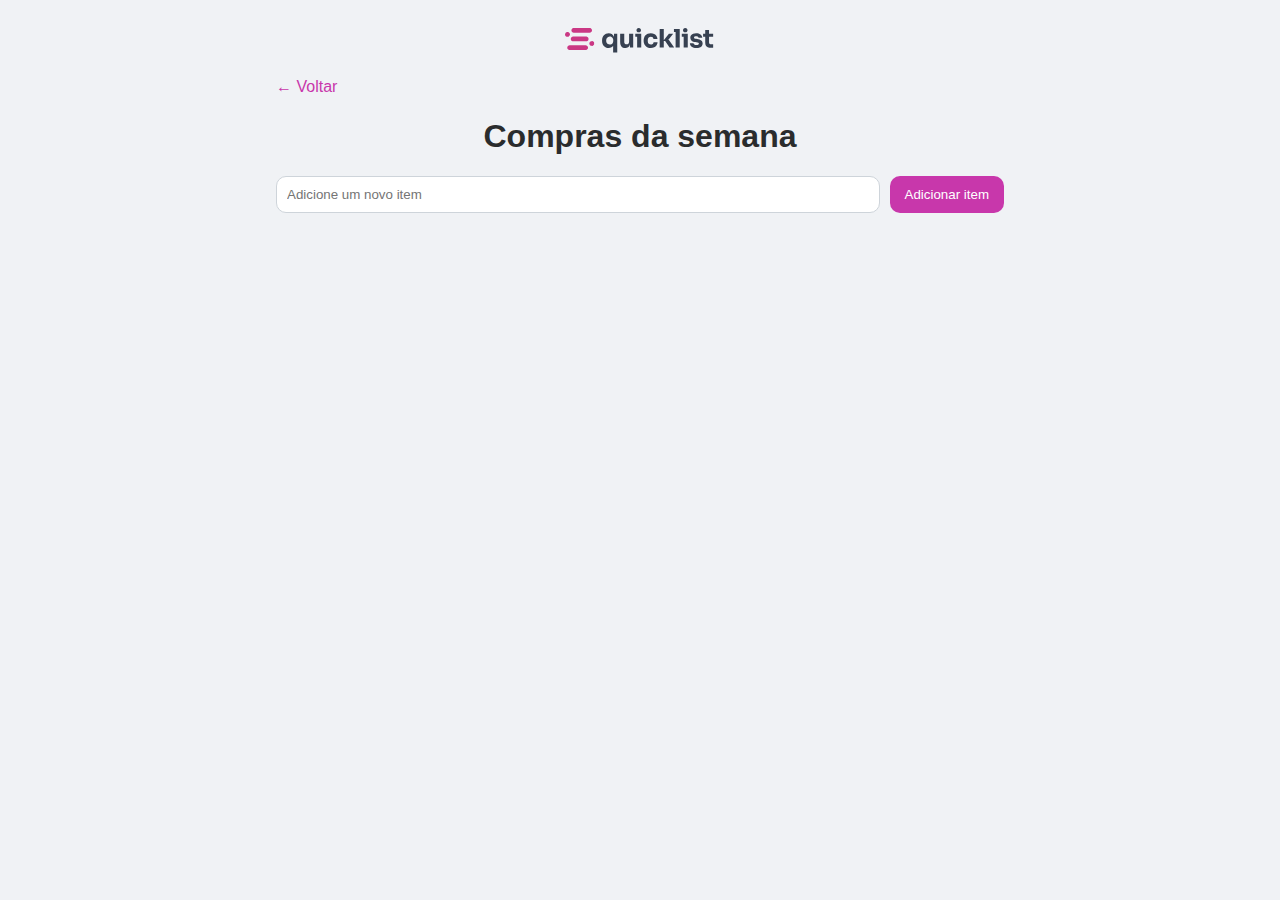
<file: listaCompras/index.html>
<!DOCTYPE html>
<html lang="pt-br">
<head>
  <meta charset="UTF-8">
  <meta name="viewport" content="width=device-width, initial-scale=1.0">
  <title>Lista de Compras</title>
  <link rel="stylesheet" href="style.css">
  <link rel="stylesheet" href="https://cdnjs.cloudflare.com/ajax/libs/font-awesome/6.0.0/css/all.min.css" integrity="sha512-9usAa10IRO0HhonpyAIVpjrylPvoDwiPUiKdWk5t3PyolY1cOd4DSE0Ga+ri4AuTroPR5aQvXU9xC6qOPnzFeg==" crossorigin="anonymous" referrerpolicy="no-referrer" />
</head>
<body>

  <div class="container">
    <img id="quicklist-logo" src="assets/logo.svg" alt="Imagem quicklist">
    <a href="#" class="back-link">← Voltar</a>
    <h1>Compras da semana</h1>
    <div class="input-area">
      <input type="text" id="new-item" placeholder="Adicione um novo item">
      <button id="add-button">Adicionar item</button>
    </div>
    <ul id="item-list">
      <!-- Itens serão adicionados aqui -->
    </ul>

    <div id="notification" class="notification" style="display: none;">
      <i class="fa fa-exclamation-circle"></i>
      <span>Item foi removido da lista</span>
      <button id="close-notification"><i class="fa fa-times"></i></button>
    </div>
  </div>

  <script src="script.js"></script>

</body>
</html>
</file>
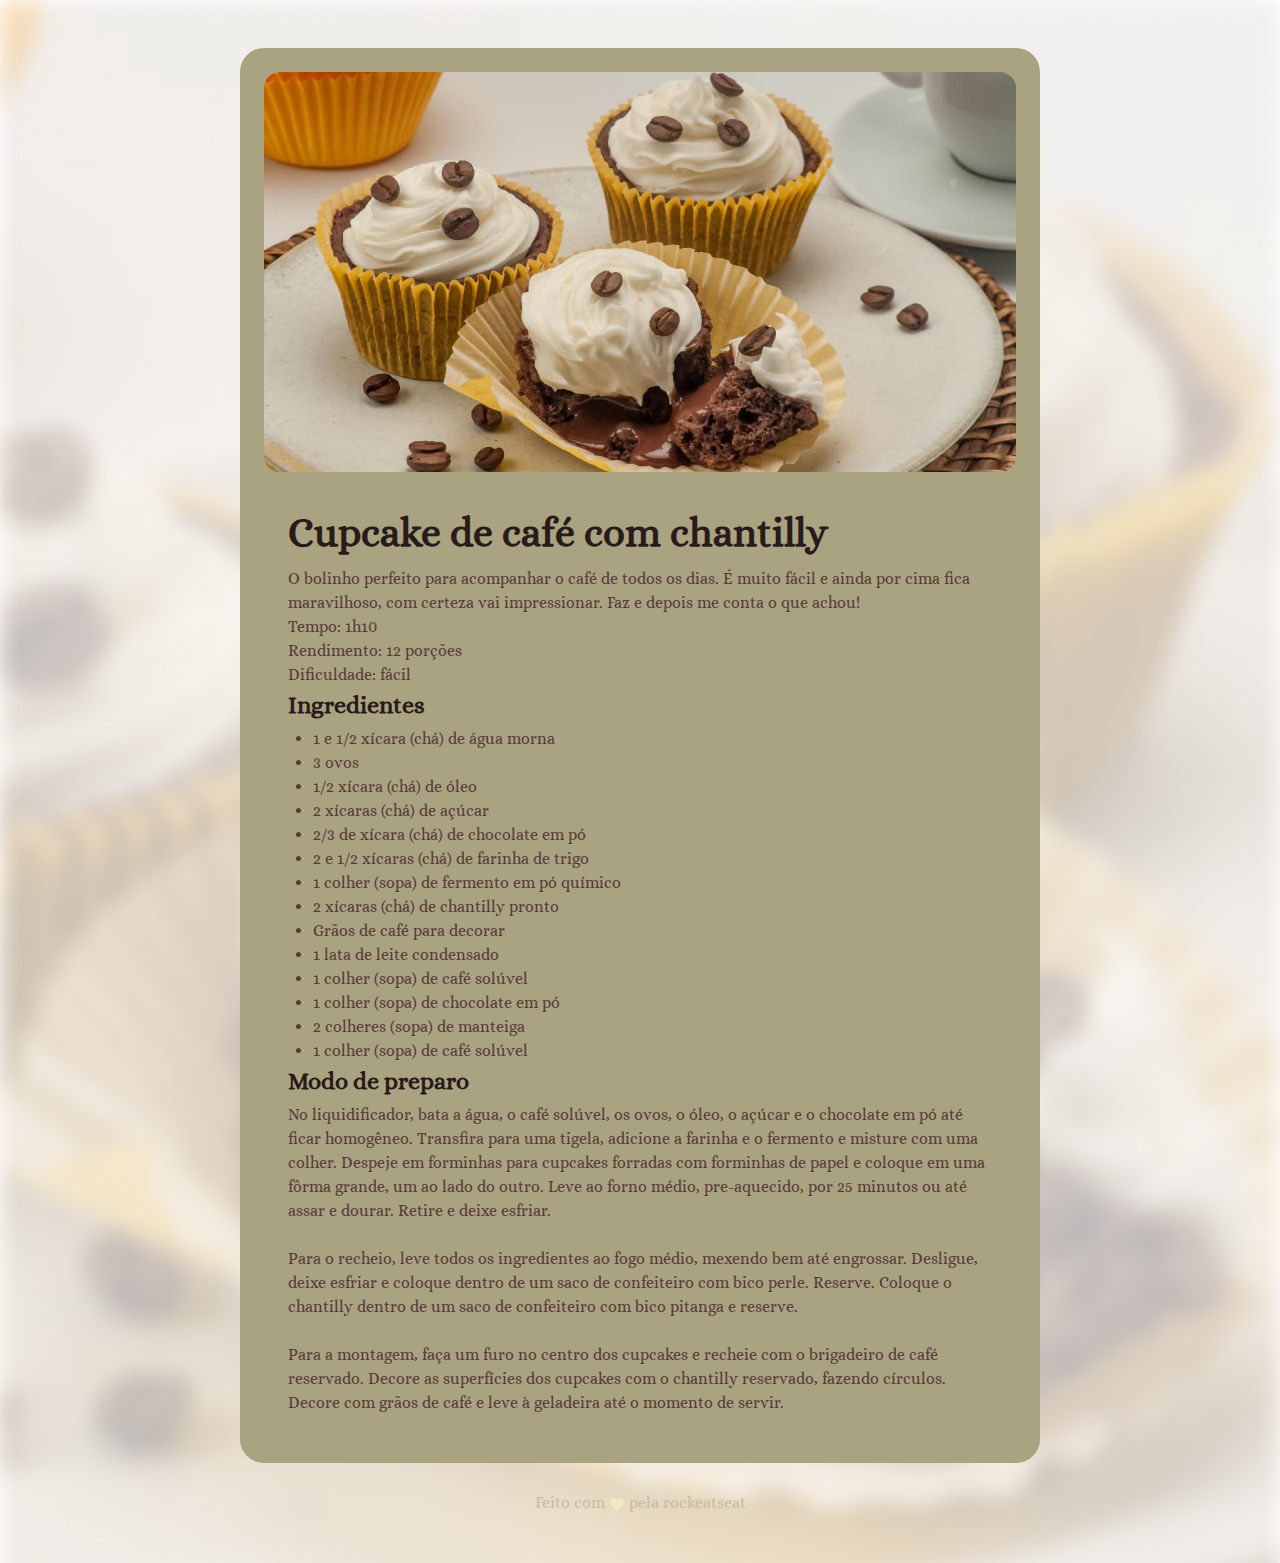
<file: pagReceita/index.html>
<!DOCTYPE html>
<html lang="pt-br">
<head>
  <link rel="preconnect" href="https://fonts.googleapis.com">
  <link rel="preconnect" href="https://fonts.gstatic.com" crossorigin>
  <link href="https://fonts.googleapis.com/css2?family=Alice&display=swap" rel="stylesheet">

  <meta charset="UTF-8">
  <meta name="viewport" content="width=device-width, initial-scale=1.0">
  <title>Página de receita</title>
  <link rel="stylesheet" href="style.css">
</head>
<body>
  <div id="page">
    <img src="assets/main-image.jpg" alt="Cupcake image if chantilly and coffe">
    <main>
      <section id="about"></section>
      <h1>Cupcake de café com chantilly</h1>
      <p>O bolinho perfeito para acompanhar o café de todos os dias. É muito fácil e ainda por cima fica maravilhoso, com certeza vai impressionar. Faz e depois me conta o que achou!</p>
      <p>Tempo: 1h10 <br>
         Rendimento: 12 porções <br>
         Dificuldade: fácil
      </p>
      <section id="ingredients"></section>
      <h2>Ingredientes</h2>
      <ul>
        <li>1 e 1/2 xícara (chá) de água morna</li>
        <li>3 ovos</li> 
        <li>1/2 xícara (chá) de óleo</li>
        <li>2 xícaras (chá) de açúcar</li>
        <li>2/3 de xícara (chá) de chocolate em pó</li>
        <li>2 e 1/2 xícaras (chá) de farinha de trigo</li>
        <li>1 colher (sopa) de fermento em pó químico</li>
        <li>2 xícaras (chá) de chantilly pronto</li>
        <li>Grãos de café para decorar</li>
        <li>1 lata de leite condensado</li>
        <li>1 colher (sopa) de café solúvel</li>
        <li>1 colher (sopa) de chocolate em pó</li>
        <li>2 colheres (sopa) de manteiga</li>
        <li>1 colher (sopa) de café solúvel</li>
      </ul>
      <section id="preparation"></section>
      <h2>Modo de preparo</h2>
      <p>
        No liquidificador, bata a água, o café solúvel, os ovos, o óleo, o açúcar e o chocolate em pó até ficar homogêneo. Transfira para uma tigela, adicione a farinha e o fermento e misture com uma colher. Despeje em forminhas para cupcakes forradas com forminhas de papel e coloque em uma fôrma grande, um ao lado do outro. Leve ao forno médio, pre-aquecido, por 25 minutos ou até assar e dourar. Retire e deixe esfriar. <br><br>
        Para o recheio, leve todos os ingredientes ao fogo médio, mexendo bem até engrossar. Desligue, deixe esfriar e coloque dentro de um saco de confeiteiro com bico perle. Reserve. Coloque o chantilly dentro de um saco de confeiteiro com bico pitanga e reserve. <br><br>
        Para a montagem, faça um furo no centro dos cupcakes e recheie com o brigadeiro de café reservado. Decore as superfícies dos cupcakes com o chantilly reservado, fazendo círculos. Decore com grãos de café e leve à geladeira até o momento de servir.
      </p>
    </main>
  </div>

  <footer> 
    Feito com <img src="assets/ph_heart-fill.svg" alt="cute heart">
     pela rockeatseat
  </footer>
</body>
</html>
</file>
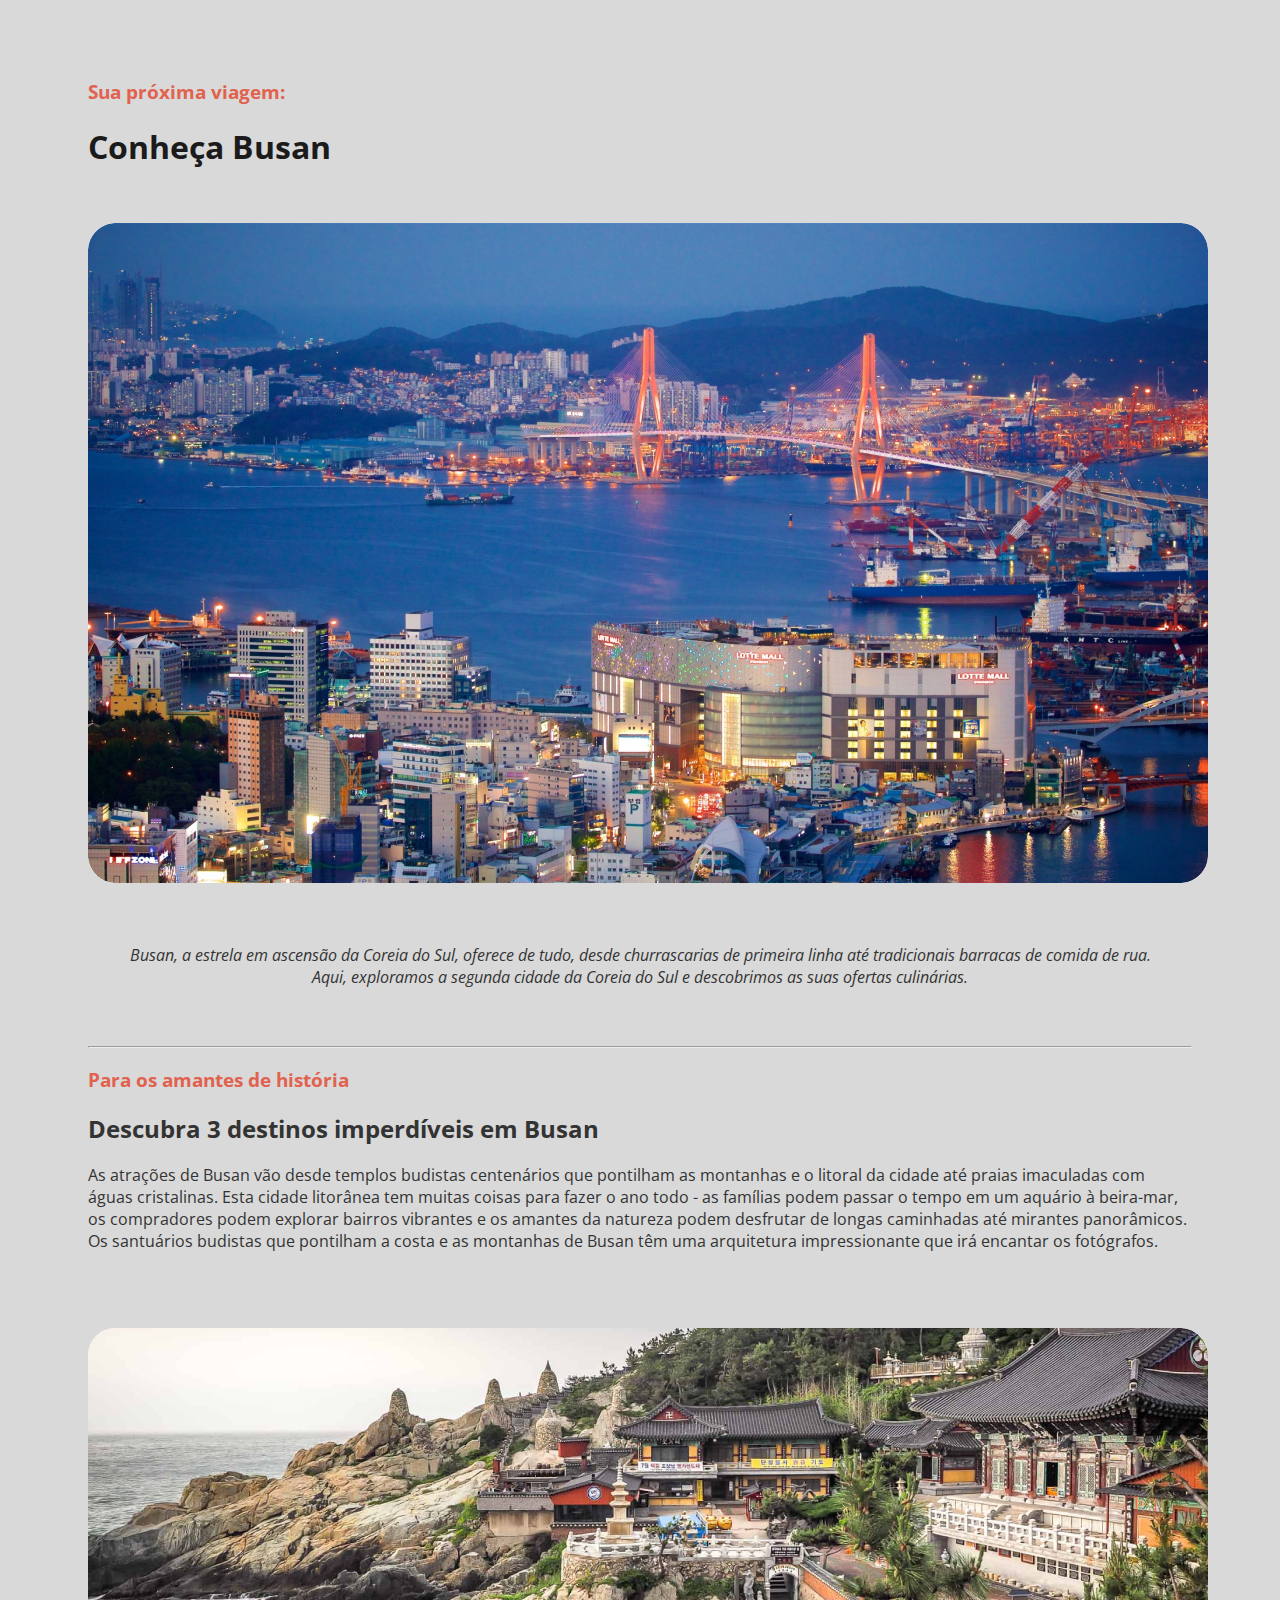
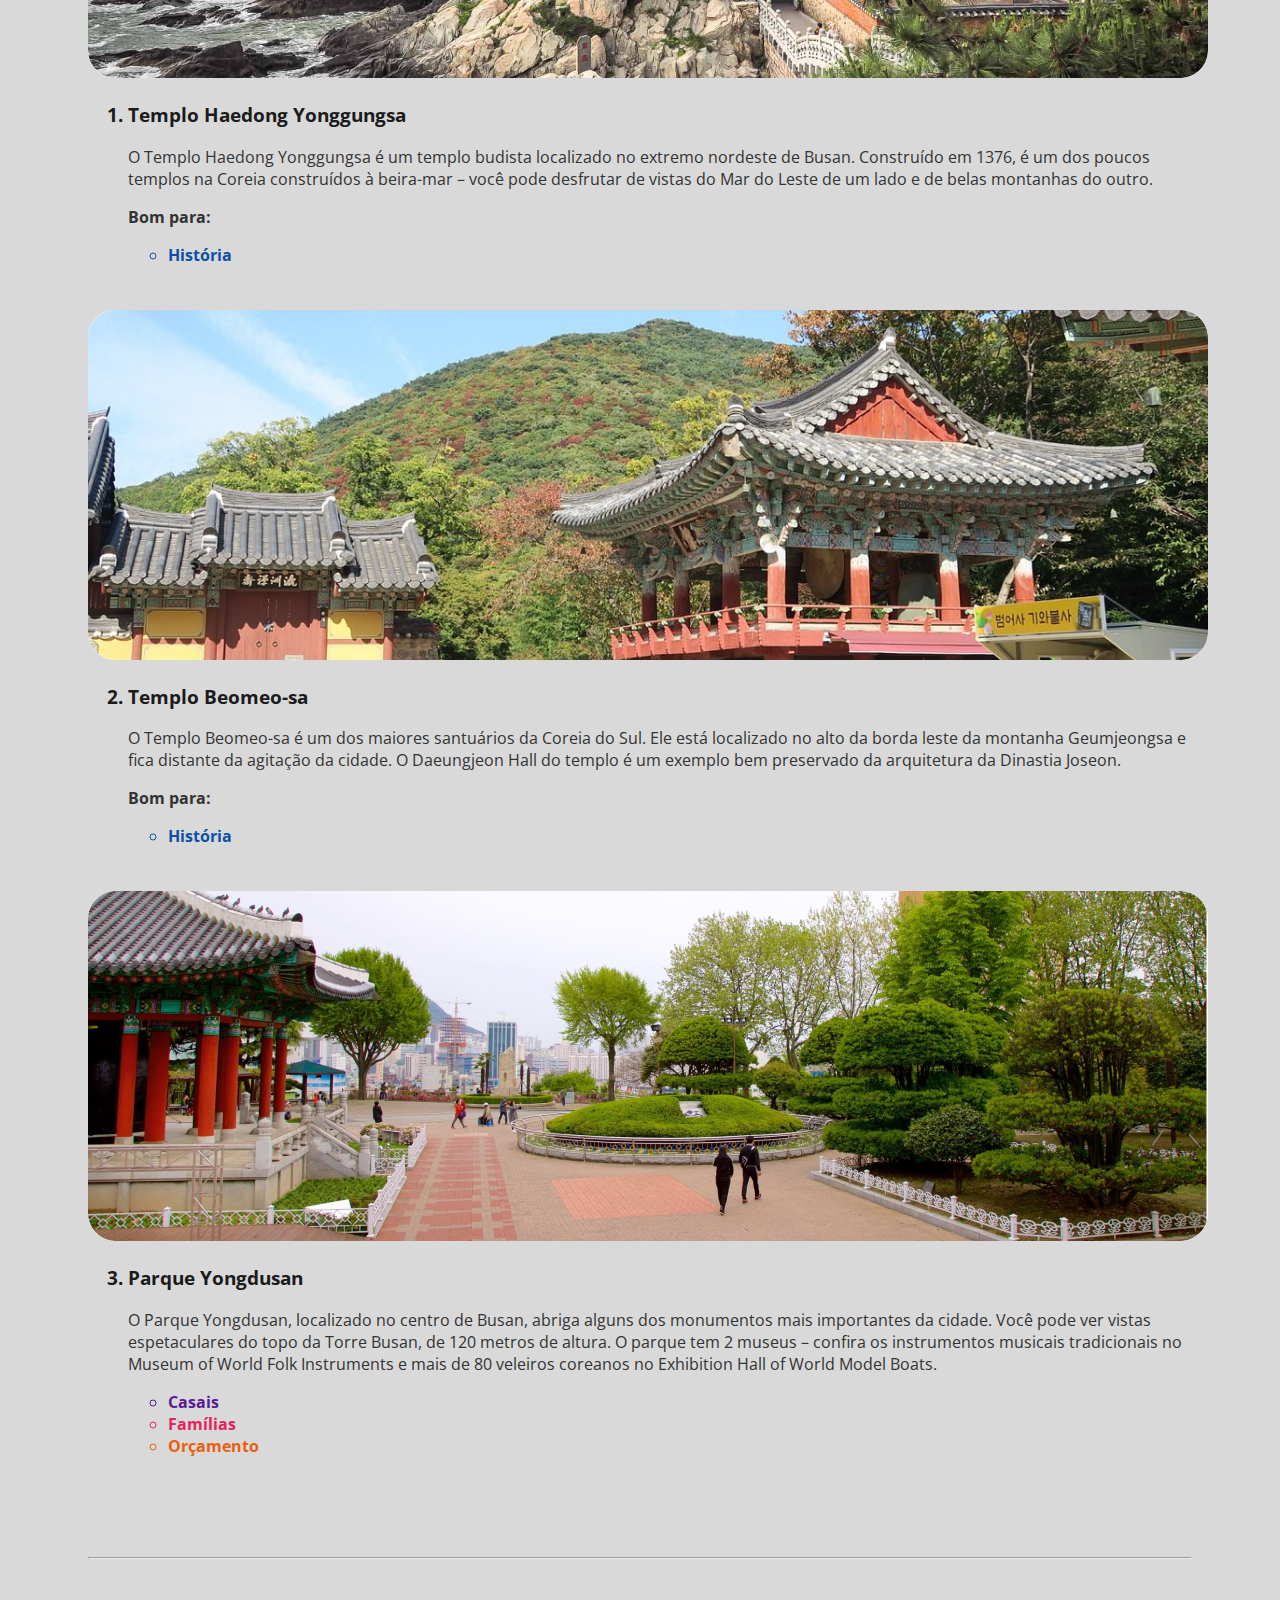
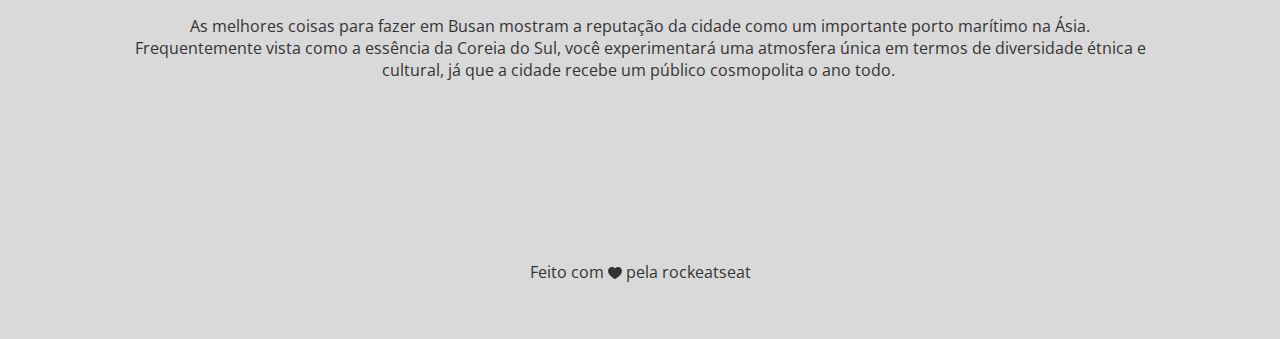
<file: pagViagem/index.html>
<!DOCTYPE html>
<html lang="pt-br">
<head>
  <meta charset="UTF-8">
  <meta name="viewport" content="width=device-width, initial-scale=1.0">
  <title>Local turístico</title>
  <link rel="stylesheet" href="style.css">
  <link rel="preconnect" href="https://fonts.googleapis.com">
  <link rel="preconnect" href="https://fonts.gstatic.com" crossorigin>
  <link href="https://fonts.googleapis.com/css2?family=Alice&family=Open+Sans:ital,wght@0,300..800;1,300..800&display=swap" rel="stylesheet">
</head>
<body>
  <div id="page">
    <main>
    <section id="titulo"></section>
    <h3>Sua próxima viagem:</h3>
    <h1>Conheça Busan</h1>
    <img id="busan" src="assets/image.jpg" alt="Imagem de Busan">
    <p id="descrição"><em>Busan, a estrela em ascensão da Coreia do Sul, oferece de tudo, desde churrascarias de primeira linha até tradicionais barracas de comida de rua. Aqui, exploramos a segunda cidade da Coreia do Sul e descobrimos as suas ofertas culinárias.</em></p>
    <br>
    <hr>
      <h3>Para os amantes de história</h3>
      <h2>Descubra 3 destinos imperdíveis em Busan</h2>
      <p>
        As atrações de Busan vão desde templos budistas centenários que pontilham as montanhas e o litoral da cidade até praias imaculadas com águas cristalinas. Esta cidade litorânea tem muitas coisas para fazer o ano todo - as famílias podem passar o tempo em um aquário à beira-mar, os compradores podem explorar bairros vibrantes e os amantes da natureza podem desfrutar de longas caminhadas até mirantes panorâmicos.
        Os santuários budistas que pontilham a costa e as montanhas de Busan têm uma arquitetura impressionante que irá encantar os fotógrafos.
      </p>
      <br>
      <br>
      <ol>
        <img id="templo" src="assets/templo.jpg" alt="Imagem de um templo em Busan">
        <br>
        <h3><li>Templo Haedong Yonggungsa </li></h3>
        <p>O Templo Haedong Yonggungsa é um templo budista localizado no extremo nordeste de Busan. Construído em 1376, é um dos poucos templos na Coreia construídos à beira-mar – você pode desfrutar de vistas do Mar do Leste de um lado e de belas montanhas do outro. </p>
        <p><strong>Bom para:</strong></p>
        <ul>
          <li>História</li>
        </ul>
        <br>
        <br>
        <img id="temploBeomeo" src="assets/temploBeomeo.jpg" alt="Templo Beomeo-sa em Busan">
        <br>
        <h3><li>Templo Beomeo-sa</li></h3>
        <p>O Templo Beomeo-sa é um dos maiores santuários da Coreia do Sul. Ele está localizado no alto da borda leste da montanha Geumjeongsa e fica distante da agitação da cidade. O Daeungjeon Hall do templo é um exemplo bem preservado da arquitetura da Dinastia Joseon.</p>
        <p><strong>Bom para:</strong></p>
        <ul>
          <li>História</li>
        </ul>
        <br>
        <br>
        <img id="parque" src="assets/parque.jpg" alt="Parque Yonggungsa em Busan.">
        <br>
        <h3><li>Parque Yongdusan</li></h3>
        <p>O Parque Yongdusan, localizado no centro de Busan, abriga alguns dos monumentos mais importantes da cidade. Você pode ver vistas espetaculares do topo da Torre Busan, de 120 metros de altura. O parque tem 2 museus – confira os instrumentos musicais tradicionais no Museum of World Folk Instruments e mais de 80 veleiros coreanos no Exhibition Hall of World Model Boats. 
        </p>
        <ul>
          <li class="roxo">Casais</li>
          <li class="rosa">Famílias</li>
          <li class="laranja">Orçamento</li>
        </ul>
        <br>
        <br>
      </ol>
      <hr>
      <p id="descrição">As melhores coisas para fazer em Busan mostram a reputação da cidade como um importante porto marítimo na Ásia. Frequentemente vista como a essência da Coreia do Sul, você experimentará uma atmosfera única em termos de diversidade étnica e cultural, já que a cidade recebe um público cosmopolita o ano todo. </p>
    </main>
  </div>
  <br>
  <br>
  <footer> 
    Feito com <img src="assets/Vector.svg" alt="cute heart">
     pela rockeatseat
  </footer>
</body>
</html>
</file>
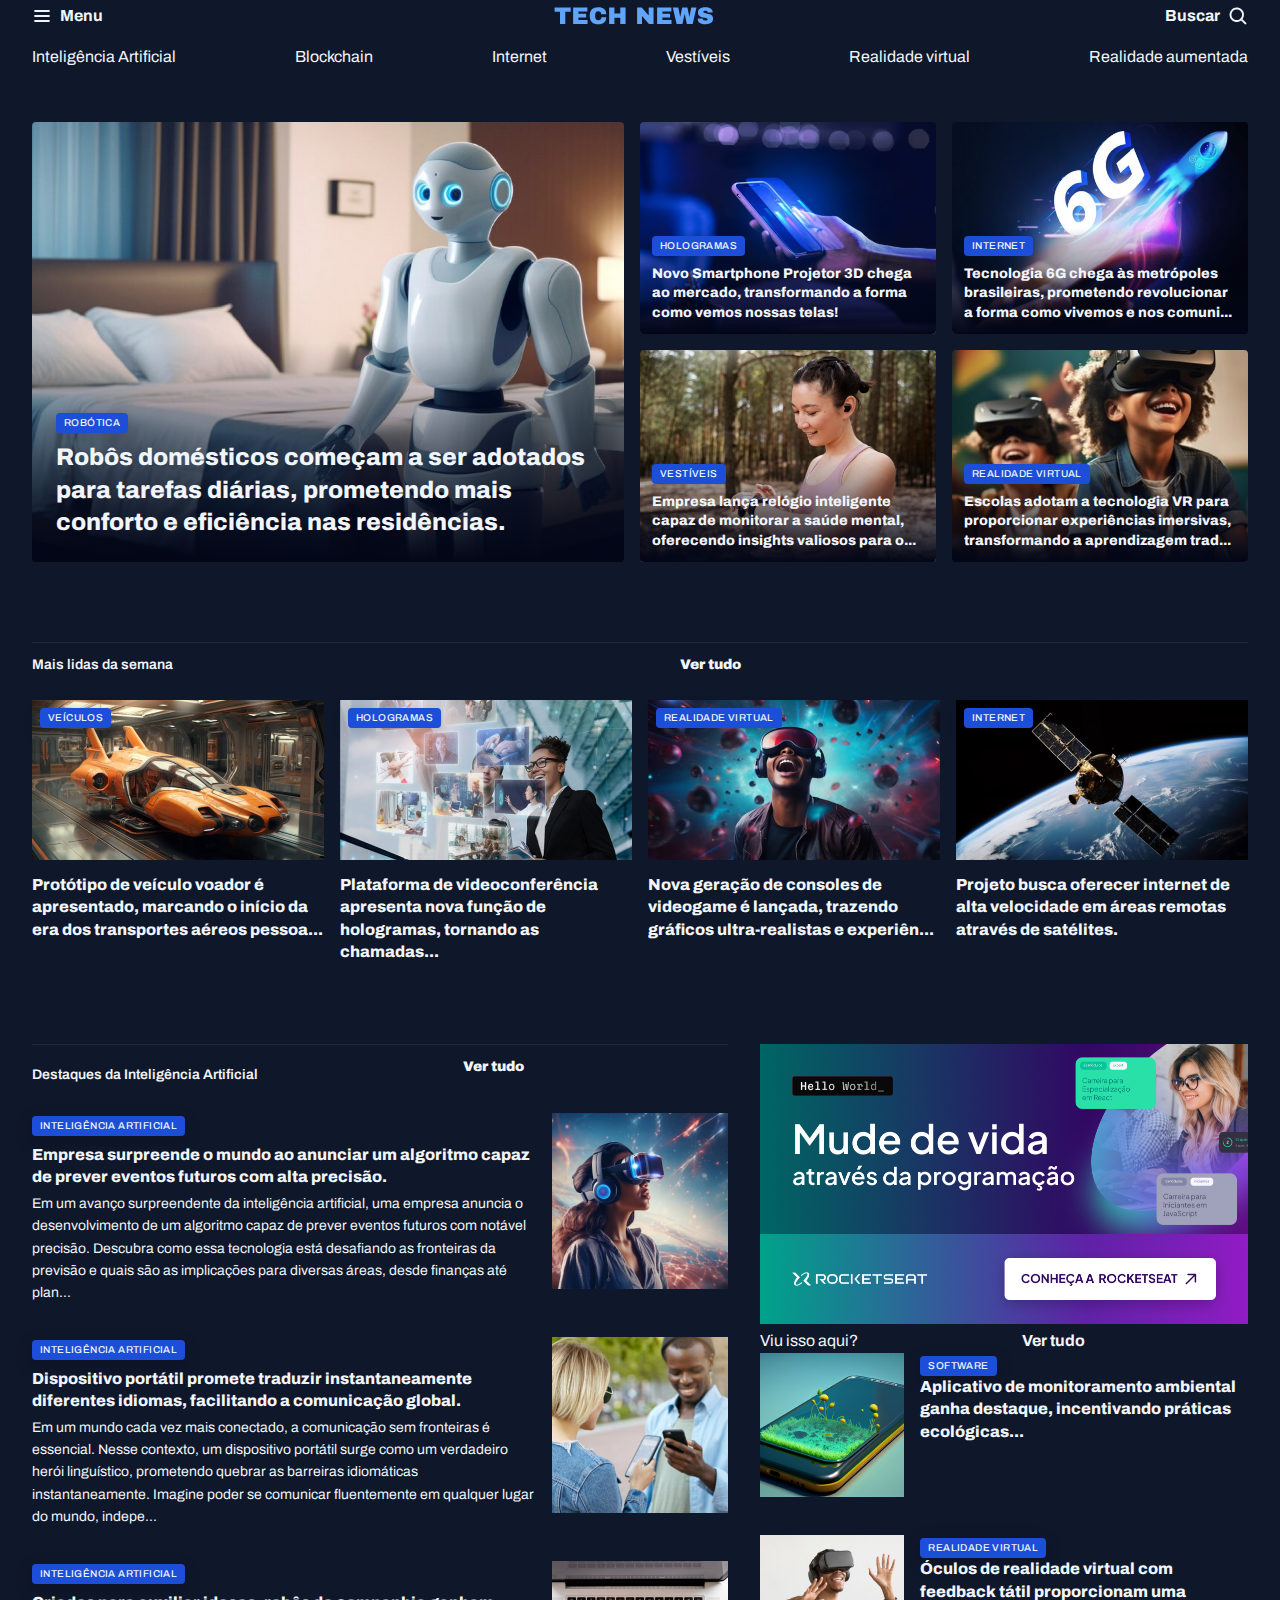
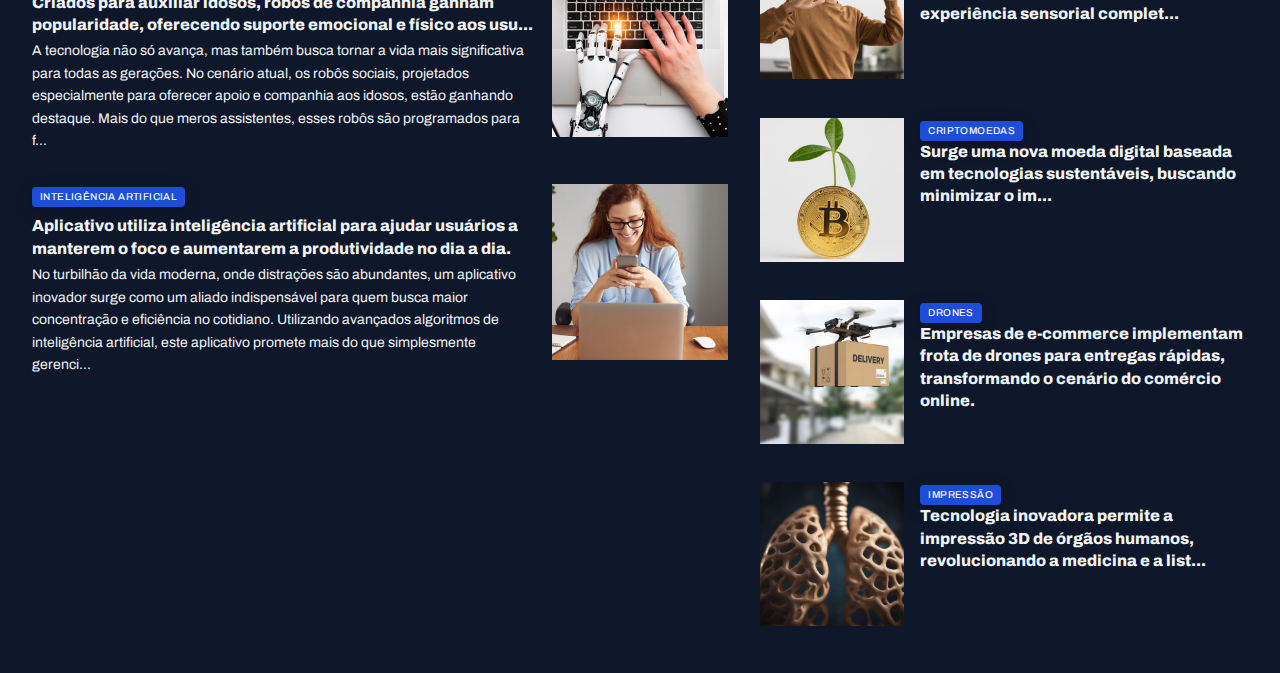
<file: projPortalNoticia/index.html>
<!DOCTYPE html>
<html lang="pt-br">
<head>
  <meta charset="UTF-8">
  <meta name="viewport" content="width=device-width, initial-scale=1.0">
  <title>Potal de notícias</title>
  <link rel="stylesheet" href="styles/index.css">
  <link rel="preconnect" href="https://fonts.googleapis.com">
<link rel="preconnect" href="https://fonts.gstatic.com" crossorigin>
<link href="https://fonts.googleapis.com/css2?family=Alice&family=Archivo:ital,wght@0,100..900;1,100..900&family=Open+Sans:ital,wght@0,300..800;1,300..800&family=Poppins:ital,wght@0,100;0,200;0,300;0,400;0,500;0,600;0,700;0,800;0,900;1,100;1,200;1,300;1,400;1,500;1,600;1,700;1,800;1,900&display=swap" rel="stylesheet">
</head>
<body>
  <header class="container">
    <nav id="primary" class="grid grid-flow-col">
      <div>
        <img src="assets/icons/List.svg" alt="ícone de menu">
        <strong>Menu</strong>
      </div>
      <div>
        <img src="assets/Logo.svg" alt="TeachNews logo">
      </div>
      <div>
        <strong>Buscar</strong>
        <img src="assets/icons/MagnifyingGlass.svg" alt="Ícone de lupa para pesquisa">
      </div>
    </nav>
    <nav id="secondary" class="grid grid-flow-col">
      <a href="#">Inteligência Artificial</a>
      <a href="#">Blockchain</a>
      <a href="#">Internet</a>
      <a href="#">Vestíveis</a>
      <a href="#">Realidade virtual</a>
      <a href="#">Realidade aumentada</a>
    </nav>
  </header>

  <main class="grid container">
    <section id="featured" class="grid grid-flow-col gap-16">
      <figure class="card">
        <img src="assets/images/Image 01.png" alt="Robôs domésticos começam a ser adotados para tarefas diárias, prometendo mais conforto e eficiência nas residências.">
        <figcaption>
          <span class="content-tag">robótica</span>
          <h2 class="text-2xl">
            Robôs domésticos começam a ser adotados para tarefas diárias, prometendo mais conforto e eficiência nas residências.
          </h2>
        </figcaption>
      </figure>
      <div class="grid grid-cols-2 gap-16">
        <figure class="card">
          <img src="assets/images/Image 02.png" alt="Novo Smartphone Projetor 3D chega ao mercado, transformando a forma como vemos nossas telas!">
          <figcaption>
            <span class="content-tag">Hologramas</span>
            <h2 class="text-lg">
              Novo Smartphone Projetor 3D chega ao mercado, transformando a forma como vemos nossas telas!
            </h2>
          </figcaption>
        </figure>
        <figure class="card">
          <img src="assets/images/Image 03.png" alt="Tecnologia 6G chega às metrópoles brasileiras, prometendo revolucionar a forma como vivemos e nos comunicamos.">
          <figcaption>
            <span class="content-tag">Internet</span>
            <h2 class="text-lg">
              Tecnologia 6G chega às metrópoles brasileiras, prometendo revolucionar a forma como vivemos e nos comuni...
            </h2>
          </figcaption>
        </figure>
        <figure class="card">
          <img src="assets/images/Image 04.png" alt="Empresa lança relógio inteligente capaz de monitorar a saúde mental, oferecendo insights valiosos para o bem-estar pessoal.">
          <figcaption>
            <span class="content-tag">Vestíveis</span>
            <h2 class="text-lg">
              Empresa lança relógio inteligente capaz de monitorar a saúde mental, oferecendo insights valiosos para o...
            </h2>
          </figcaption>
        </figure>
        <figure class="card">
          <img src="assets/images/Image 05.png" alt="Escolas adotam a tecnologia VR para proporcionar experiências imersivas, transformando a aprendizagem tradicional.">
          <figcaption>
            <span class="content-tag">Realidade virtual</span>
            <h2 class="text-lg">
              Escolas adotam a tecnologia VR para proporcionar experiências imersivas, transformando a aprendizagem trad...
            </h2>
          </figcaption>
        </figure>
      </div>
    </section>

    <section id="weekly">
      <header class="grid grid-flow-col">
        <h3>Mais lidas da semana</h3>
        <a href="#" class="grid grid-flow-col">
          <strong>Ver tudo</strong>
          <span></span>
        </a>
      </header>
      <div class="grid gap-16">
        <figure>
          <span class="content-tag">veículos</span>
          <img src="assets/images/Image 06.png" alt="Protótipo de veículo voador é apresentado, marcando o início da era dos transportes aéreos pessoais.">
          <p>Protótipo de veículo voador é apresentado, marcando o início da era dos transportes aéreos pessoa...</p>
        </figure>
        <figure>
          <span class="content-tag">Hologramas</span>
          <img src="assets/images/Image 07.png" alt="Plataforma de videoconferência apresenta nova função de hologramas, tornando as chamadas virtuais mais realistas e envolventes">
          <p>Plataforma de videoconferência apresenta nova função de hologramas, tornando as chamadas...</p>
        </figure>
        <figure>
          <span class="content-tag">Realidade virtual</span>
          <img src="assets/images/Image 08.png" alt="Nova geração de consoles de videogame é lançada, trazendo gráficos ultra-realistas e experiências de jogo totalmente envolventes.">
          <p>Nova geração de consoles de videogame é lançada, trazendo gráficos ultra-realistas e experiên...</p>
        </figure>
        <figure>
          <span class="content-tag">Internet</span>
          <img src="assets/images/Image 09.png" alt="Projeto busca oferecer internet de alta velocidade em áreas remotas através de satélites.">
          <p>Projeto busca oferecer internet de alta velocidade em áreas remotas através de satélites.</p>
        </figure>
      </div>
    </section>

    <section id="ai">
      <header class="grid grid-flow-col">
        <h3>Destaques da Inteligência Artificial</h3>
        <a href="#" class="grid grid-flow-col">
          <strong>Ver tudo</strong>
          <span></span>
        </a>
      </header>

      <div class="grid gap-32">
        <article class="grid grid-flow-col gap-16">
          <div>
            <span class="content-tag">Inteligência Artificial</span>
            <h3 class="text-xl">
              Empresa surpreende o mundo ao anunciar um algoritmo capaz de prever eventos futuros com alta precisão.
            </h3>
            <p class="text-sm">Em um avanço surpreendente da inteligência artificial, uma empresa anuncia o desenvolvimento de um algoritmo capaz de prever eventos futuros com notável precisão. Descubra como essa tecnologia está desafiando as fronteiras da previsão e quais são as implicações para diversas áreas, desde finanças até plan...</p>
          </div>
          <div>
            <img src="assets/images/Image 10.png" alt="Empresa surpreende o mundo ao anunciar um algoritmo capaz de prever eventos futuros com alta precisão.">
          </div>
        </article>

        <article class="grid grid-flow-col gap-16">
          <div>
            <span class="content-tag">Inteligência Artificial</span>
            <h3 class="text-xl">
              Dispositivo portátil promete traduzir instantaneamente diferentes idiomas, facilitando a comunicação global.
            </h3>
            <p class="text-sm">Em um mundo cada vez mais conectado, a comunicação sem fronteiras é essencial. Nesse contexto, um dispositivo portátil surge como um verdadeiro herói linguístico, prometendo quebrar as barreiras idiomáticas instantaneamente. Imagine poder se comunicar fluentemente em qualquer lugar do mundo, indepe...</p>
          </div>
          <div>
            <img src="assets/images/Image 11.png" alt="Dispositivo portátil promete traduzir instantaneamente diferentes idiomas, facilitando a comunicação global.">
          </div>
        </article>

        <article class="grid grid-flow-col gap-16">
          <div>
            <span class="content-tag">Inteligência Artificial</span>
            <h3 class="text-xl">
              Criados para auxiliar idosos, robôs de companhia ganham popularidade, oferecendo suporte emocional e físico aos usu...
            </h3>
            <p class="text-sm">A tecnologia não só avança, mas também busca tornar a vida mais significativa para todas as gerações. No cenário atual, os robôs sociais, projetados especialmente para oferecer apoio e companhia aos idosos, estão ganhando destaque. Mais do que meros assistentes, esses robôs são programados para f...</p>
          </div>
          <div>
            <img src="assets/images/Image 12.png" alt="Criados para auxiliar idosos, robôs de companhia ganham popularidade, oferecendo suporte emocional e físico aos usuários.">
          </div>
        </article>

        <article class="grid grid-flow-col gap-16">
          <div>
            <span class="content-tag">Inteligência Artificial</span>
            <h3 class="text-xl">
              Aplicativo utiliza inteligência artificial para ajudar usuários a manterem o foco e aumentarem a produtividade no dia a dia.
            </h3>
            <p class="text-sm">No turbilhão da vida moderna, onde distrações são abundantes, um aplicativo inovador surge como um aliado indispensável para quem busca maior concentração e eficiência no cotidiano. Utilizando avançados algoritmos de inteligência artificial, este aplicativo promete mais do que simplesmente gerenci...
            </p>
          </div>
          <div>
            <img src="assets/images/Image 13.png" alt="Aplicativo utiliza inteligência artificial para ajudar usuários a manterem o foco e aumentarem a produtividade no dia a dia.
            ">
          </div>
        </article>
      </div>

    </section>

      <aside>
        <div id="ads">
          <img src="assets/Ads.png" alt="">
        </div>

        <section id="more"></section>
          <header class="grid grid-flow-col">
            <h3>Viu isso aqui?</h3>
            <a href="#" class="grid grid-flow-col">
              <strong>Ver tudo</strong>
              <span></span>
            </a>
          </header>
          <div class="grid gap-32">
            <article class="grid grid-flow-col gap-16">
              <div>
                <img src="assets/images/Image 14.png" alt="Aplicativo de monitoramento ambiental ganha destaque, incentivando práticas ecológicas e promovendo a conscientização.">
              </div>
              <div>
                <span class="content-tag">Software</span>
                <h3 class="text-xl">
                  Aplicativo de monitoramento ambiental ganha destaque, incentivando práticas ecológicas...
                </h3>
              </div>
            </article>

            <article class="grid grid-flow-col gap-16">
              <div>
                <img src="assets/images/Image 15.png" alt="Óculos de realidade virtual com feedback tátil proporcionam uma experiência sensorial completa, imergindo usuários em ambientes digitais.">
              </div>
              <div>
                <span class="content-tag">Realidade Virtual</span>
                <h3 class="text-xl">
                  Óculos de realidade virtual com feedback tátil proporcionam uma experiência sensorial complet...
                </h3>
              </div>
            </article>

            <article class="grid grid-flow-col gap-16">
              <div>
                <img src="assets/images/Image 16.png" alt="Surge uma nova moeda digital baseada em tecnologias sustentáveis, buscando minimizar o impacto ambiental associado à mineração de criptomoedas.">
              </div>
              <div>
                <span class="content-tag">Criptomoedas</span>
                <h3 class="text-xl">
                  Surge uma nova moeda digital baseada em tecnologias sustentáveis, buscando minimizar o im...
                </h3>
              </div>
            </article>

            <article class="grid grid-flow-col gap-16">
              <div>
                <img src="assets/images/Image 17.png" alt="Empresas de e-commerce implementam frota de drones para entregas rápidas, transformando o cenário do comércio online.">
              </div>
              <div>
                <span class="content-tag">Drones</span>
                <h3 class="text-xl">
                  Empresas de e-commerce implementam frota de drones para entregas rápidas, transformando o cenário do comércio online.
                </h3>
              </div>
            </article>

            <article class="grid grid-flow-col gap-16">
              <div>
                <img src="assets/images/Image 18.png" alt="Tecnologia inovadora permite a impressão 3D de órgãos humanos, revolucionando a medicina e a lista de espera por transplantes.">
              </div>
              <div>
                <span class="content-tag">impressão</span>
                <h3 class="text-xl">
                  Tecnologia inovadora permite a impressão 3D de órgãos humanos, revolucionando a medicina e a list...
                </h3>
              </div>
            </article>
          </div>
        </aside>
      </section>
    </main>
  </body>
</html>
</file>
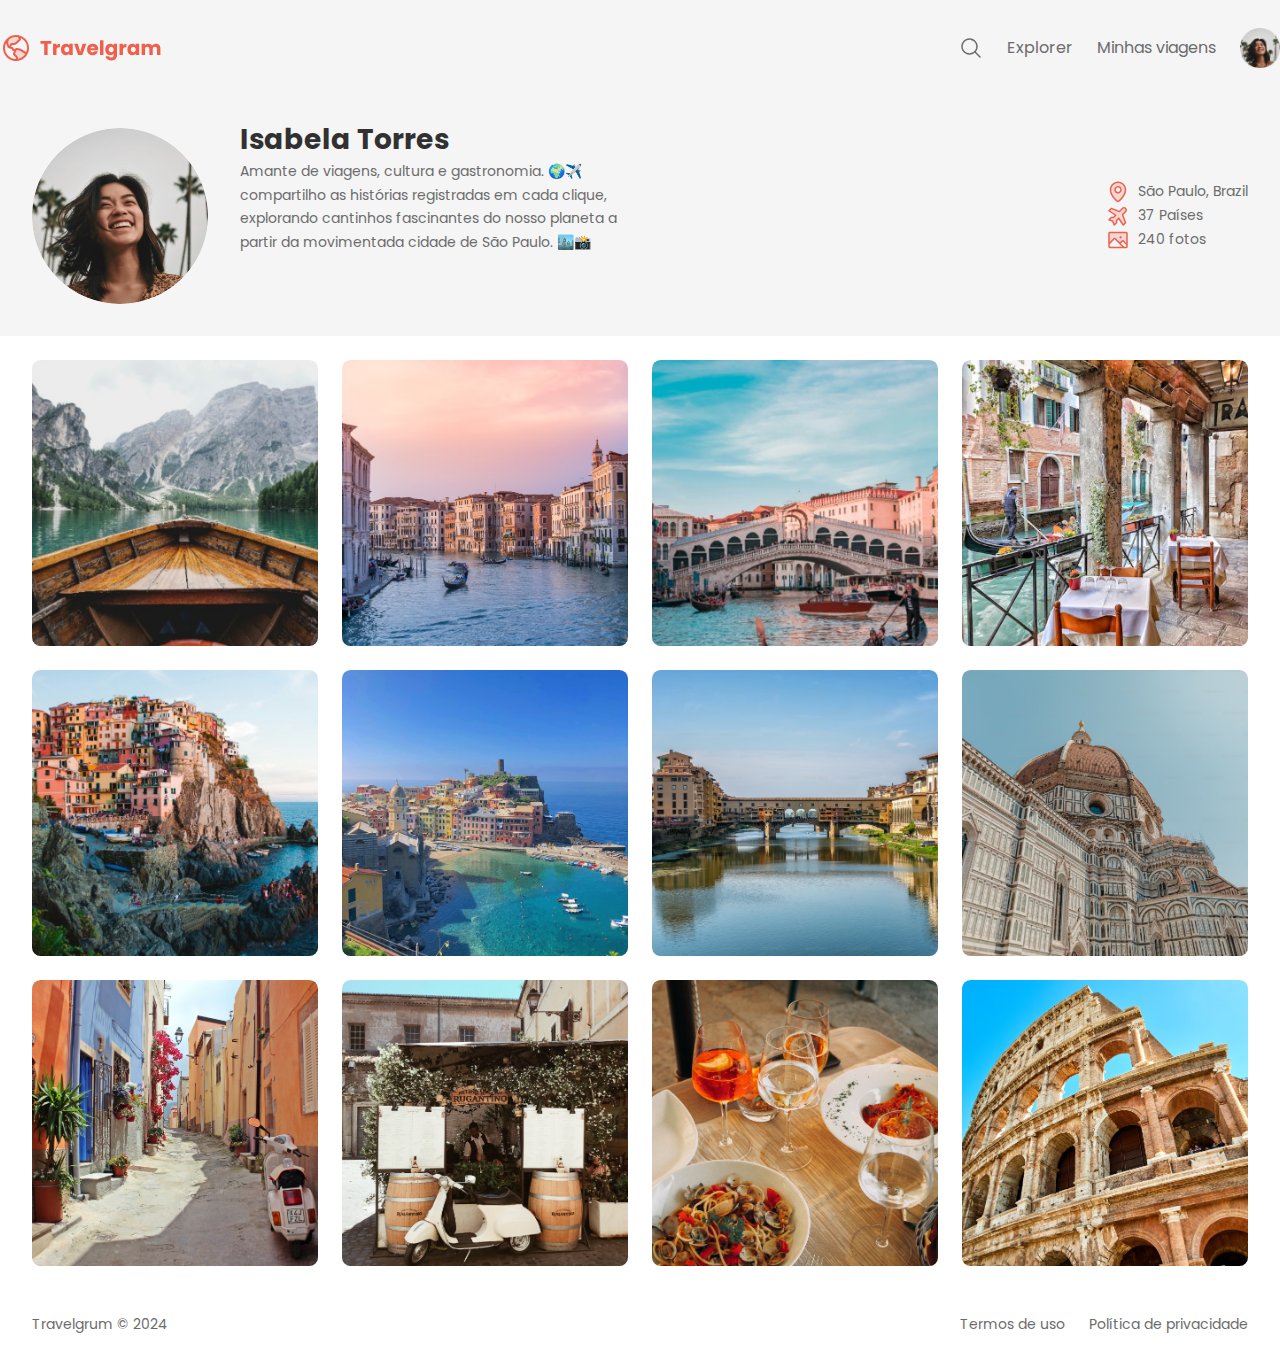
<file: projTravelgram/index.html>
<!DOCTYPE html>
<html lang="pt-br">
  <head>
    <meta charset="UTF-8" />
    <meta name="viewport" content="width=device-width, initial-scale=1.0" />
    <title>Travelgrum | Perfil de viagens</title>
    <link rel="stylesheet" href="styles/index.css" />
    <link rel="preconnect" href="https://fonts.googleapis.com">
    <link rel="preconnect" href="https://fonts.gstatic.com" crossorigin>
    <link href="https://fonts.googleapis.com/css2?family=Alice&family=Open+Sans:ital,wght@0,300..800;1,300..800&family=Poppins:ital,wght@0,100;0,200;0,300;0,400;0,500;0,600;0,700;0,800;0,900;1,100;1,200;1,300;1,400;1,500;1,600;1,700;1,800;1,900&display=swap" rel="stylesheet">
  </head>
<body>
  <div class="bg-surface-color">
    <nav id="container">
      <a href="#" id="logo">
        <img src="assets/icons/Logo.svg" alt="Logo" />
      </a>

      <ul id="primary-menu">
        <li>
          <a href="#">
            <img src="assets/icons/MagnifyingGlass.svg" alt="Lupa" />
          </a>
        </li>
        <li><a href="#">Explorer</a></li>
        <li><a href="#">Minhas viagens</a></li>
        <li>
          <a href="#">
            <img
              src="assets/Profile pic.png"
              alt="Imagens de Isabela Torres"
            />
          </a>
        </li>
      </ul>
    </nav>
    <header>
      <div class="container">
        <div id="profile">
          <img src="assets/Profile pic.png" alt="Imagem de Isabela." />
          <div>
            <h1>Isabela Torres</h1>
            <p>
              Amante de viagens, cultura e gastronomia. 🌍✈️ <br> compartilho as
              histórias registradas em cada clique, explorando cantinhos
              fascinantes do nosso planeta a partir da movimentada cidade de São
              Paulo. 🏙️📸
            </p>
          </div>
        </div>
        <ul id="info">
          <li>
            <img src="assets/icons/MapPin.svg" alt="Imagem de um pin" />
            <span>São Paulo, Brazil</span>
          </li>
          <li>
            <img
              src="assets/icons/AirplaneTilt.svg"
              alt="Imagem de um avião"
            />
            <span>37 Países</span>
          </li>
          <li>
            <img
              src="assets/icons/Image.svg"
              alt="Imagem de um mini quadro"
            />
            <span>240 fotos</span>
          </li>
        </ul>
      </div>
    </header>
  </div>
  <main class="container">
    <img src="assets/images/Image 01.png" alt="...">
    <img src="assets/images/Image 02.png" alt="...">
    <img src="assets/images/Image 03.png" alt="...">
    <img src="assets/images/Image 04.png" alt="...">
    <img src="assets/images/Image 05.png" alt="...">
    <img src="assets/images/Image 06.png" alt="...">
    <img src="assets/images/Image 07.png" alt="...">
    <img src="assets/images/Image 08.png" alt="...">
    <img src="assets/images/Image 09.png" alt="...">
    <img src="assets/images/Image 10.png" alt="...">
    <img src="assets/images/Image 11.png" alt="...">
    <img src="assets/images/Image 12.png" alt="...">
  </main>
  <footer class="container">
    <span>
      Travelgrum &copy; 2024
    </span>
    <span>Termos de uso</span>
    <span>Política de privacidade</span>
  </footer>
</body>
</html>
</file>
<file: listaCompras/style.css>
body {
  font-family: 'Segoe UI', Tahoma, Verdana, sans-serif;
  background-color: #f0f2f5;
  color: #333;
  display: flex;
  justify-content: center;
  min-height: 100vh;
  margin: 0;
}

.container {
  width: 90%;
  max-width: 600px;
  background-color: #f0f2f5; /* Fundo branco */
  padding: 20px;
  box-sizing: border-box;
}

#quicklist-logo {
  display: block;
  margin: 0 auto 20px;
  max-width: 150px;
}

.back-link {
  display: block;
  margin-bottom: 10px;
  color: #c837ab; /* Cor do link "Voltar" */
  text-decoration: none;
}

h1 {
  text-align: center;
  color: #2a2c2d; /* Cor do título */
}

.input-area {
  display: flex;
  margin-bottom: 15px;
}

#new-item {
  flex: 1;
  padding: 10px;
  border: 1px solid #ced4da;
  border-radius: 10px;
}

#add-button {
  background-color: #c837ab;
  color: white;
  border: none;
  padding: 10px 15px;
  border-radius: 10px;
  cursor: pointer;
  margin-left: 10px;
}

#item-list {
  list-style: none;
  padding: 0;
}

#item-list li {
  display: flex;
  justify-content: space-between;
  align-items: center;
  padding: 10px;
  border-bottom: 1px solid #dee2e6;
}

#item-list li input[type="checkbox"] {
  margin-right: 10px;
}

#item-list li button {
  background: none;
  border: none;
  color: #333; /* Cor do ícone da lixeira */
  cursor: pointer;
  font-size: 1.2em;
}

/* Notificação */
#notification {
  background-color: #c82333; /* Cor de fundo da notificação */
  color: white;
  padding: 10px;
  border-radius: 5px;
  display: none;
  align-items: center;
  justify-content: space-between;
}

#notification i.fa {
  margin-right: 10px;
}

#close-notification {
  background: none;
  border: none;
  color: rgb(255, 255, 255);
  cursor: pointer;
  font-size: 1.2em;
}

/* Media query para telas maiores */
@media (min-width: 768px) {
  .container {
    width: 60%;
    max-width: 800px;
  }
}
</file>
<file: pagReceita/style.css>
* {
  padding: 0;
  margin: 0;
}

:root {
  font-family: "Alice", serif;
  color: #573A37;
  line-height: 150%;
}

body {
  background-image: url(assets/bg-image.jpg);
  background-repeat: no-repeat;
  background-size: cover;
}

#page {
  box-sizing: border-box;
  width: 800px;
  background-color: #a9a381;
  padding: 24px;
  border-radius: 24px;
  margin: 48px auto 28px;
}

img {
  border-radius: 16px;
}

main {
  padding: 24px;
}

section + section {
  margin-top: 24px;
}

#about p + p {
  margin-top: 12px;
}

main {
  padding: 24px;
}

h1 {
  line-height: 140%;
  font-size: 40px;
}

h2 {
  font-size: 24;
}

h1,h2 {
  color: #291B1A;
  margin-bottom: 4px;
  line-height: 150%;
}

ul {
  padding-left: 25px;
}

footer img{
  vertical-align: middle;
}

footer {
  color: #c5be9e;
  text-align: center;
  padding-bottom: 48px;
}
</file>
<file: pagViagem/style.css>
:root{
  color: #333333;
  font-family: "Open Sans", sans-serif;
  background-color: #D9D9D9;
}

#page{
  margin: 79px 80px 146px 80px;
}

h3{
  color: #E1624F;
  font-weight: 16px;
}

ol h3{
  color: #1B1B1B;
}

ul li{
  color: #0C51A7;
  font-weight: bold;
}

.roxo{
  color: #591B98;
}

.rosa{
  color: #E5245E;
}

.laranja{
  color: #E95E10;
  padding-bottom: 40px;
}

#busan{
  width: 1120px;
  height: 660px;
  border-radius: 27px;
}

#templo{
  width: 1120px;
  height: 350px;
  border-radius: 27px;
  margin: auto -40px;
}

#temploBeomeo{
  width: 1120px;
  height: 350px;
  border-radius: 27px;
  margin: auto -40px;
}

#parque{
  width: 1120px;
  height: 350px;
  border-radius: 27px;
  margin: auto -40px;
}

#descrição{
  height: 16px;
  color: #333333;
  text-align: center;
  padding: 40px;
}

h1{
  height: 36px;
  color: #1B1B1B;
  padding-bottom: 40px;
}

ul li{
  font-weight: 700;
}

footer img{
  vertical-align: middle;
}

footer {
  text-align: center;
  padding-bottom: 48px;
}
</file>
<file: projPortalNoticia/styles/index.css>
@import url(global.css);
@import url(utility.css);
@import url(header.css);
@import url(sections.css);
</file>
<file: projTravelgram/styles/index.css>
@import url(global.css);
@import url(nav.css);
@import url(header.css);
@import url(main.css);
@import url(footer.css);
</file>
